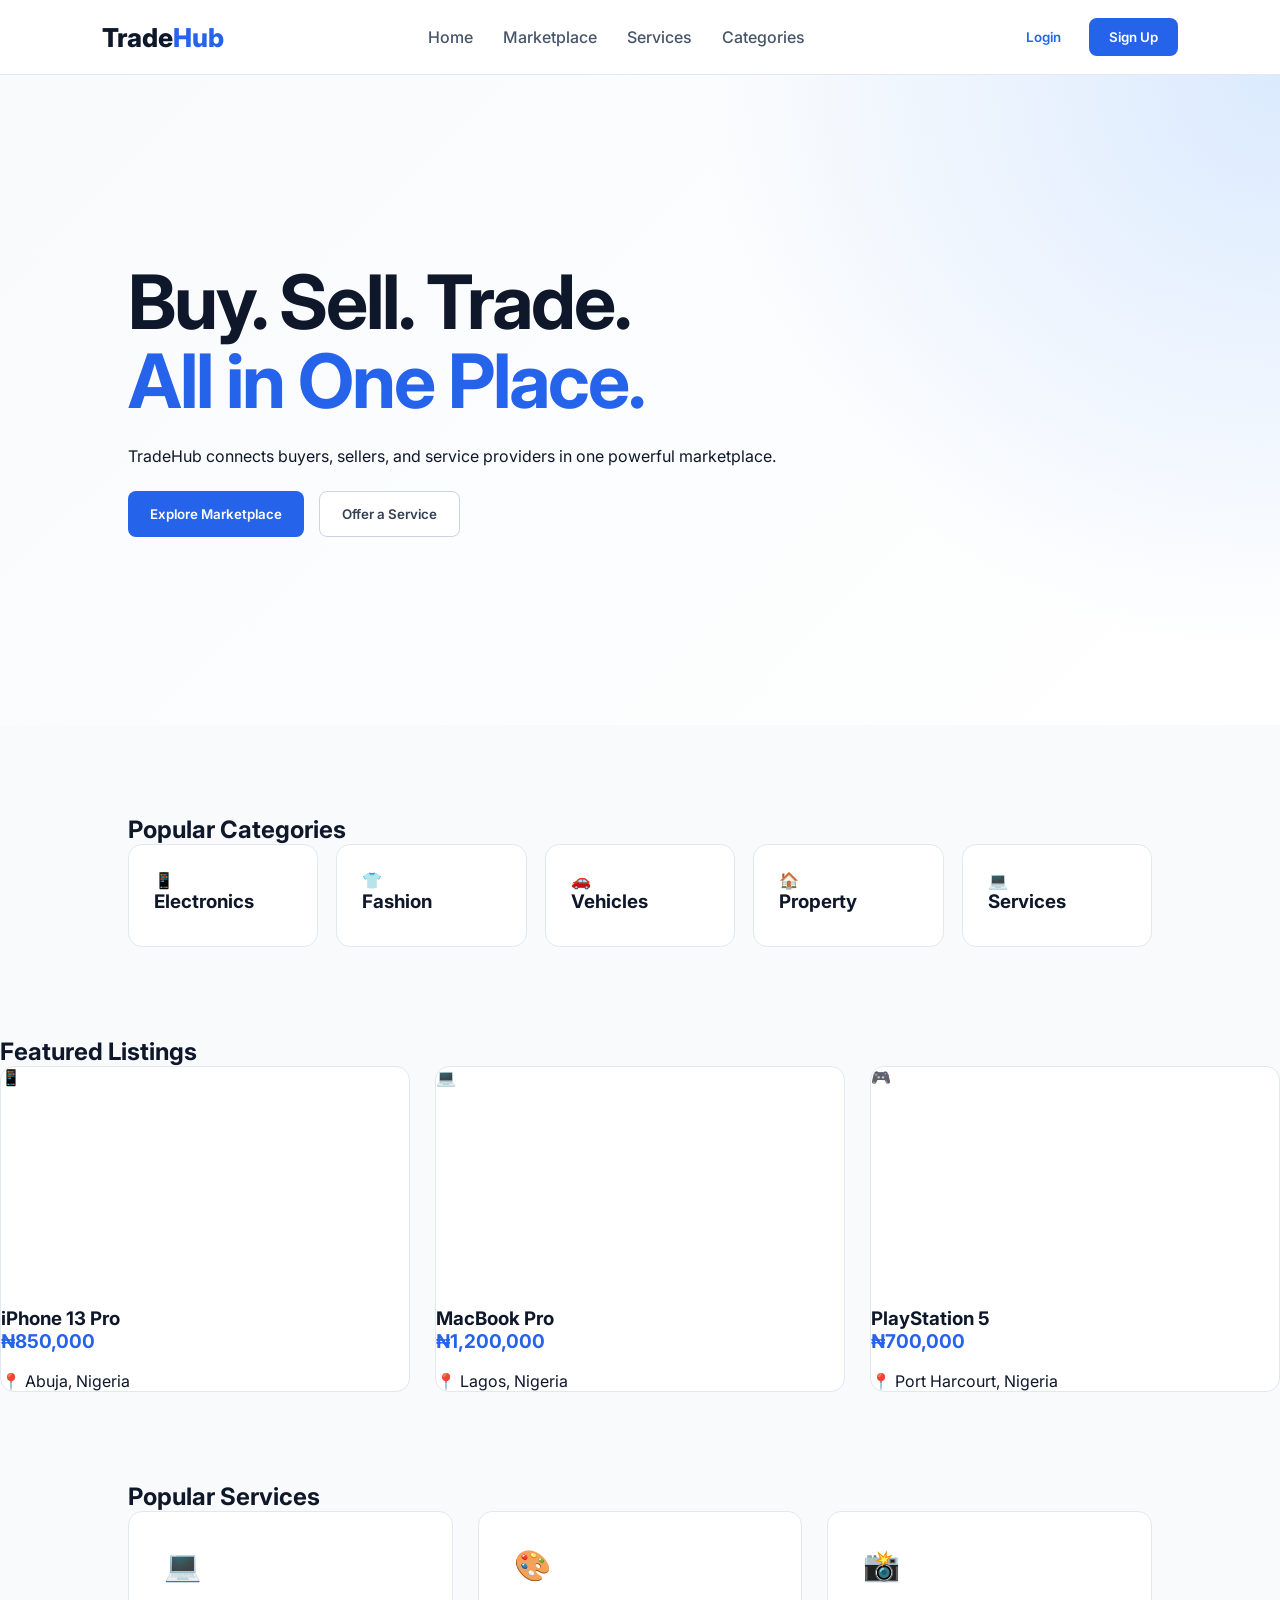
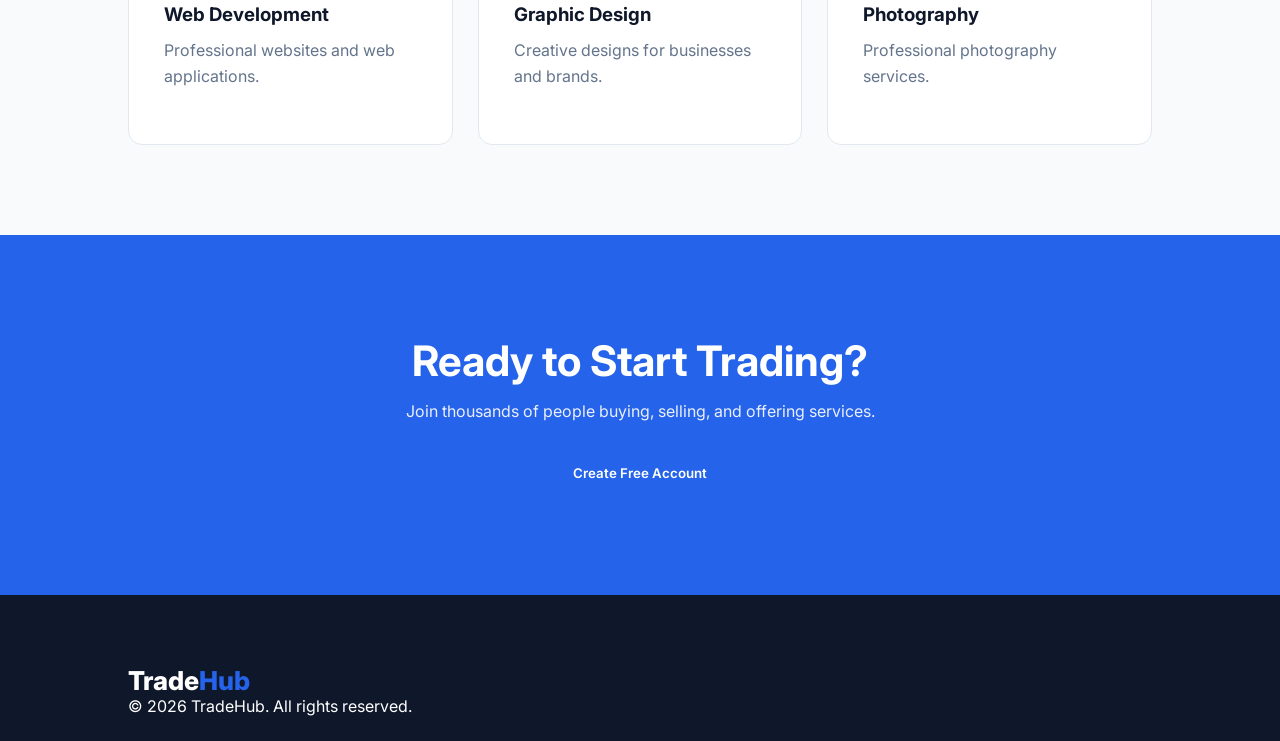
<file: clients/clients/index.html>
<!DOCTYPE html>
<html lang="en">
<head>
    <meta charset="UTF-8">
    <meta name="viewport" content="width=device-width, initial-scale=1.0">

    <title>TradeHub | Buy, Sell & Trade</title>

    <link rel="stylesheet" href="style.css">
</head>

<body>

    <!-- Navigation -->
    <nav class="navbar">

        <div class="logo">
            Trade<span>Hub</span>
        </div>

        <div class="nav-links">
            <a href="#">Home</a>
            <a href="#">Marketplace</a>
            <a href="#">Services</a>
            <a href="#">Categories</a>
        </div>

        <div class="nav-buttons">
            <button class="login-btn">Login</button>
            <button class="signup-btn">Sign Up</button>
        </div>

    </nav>


    <!-- Hero Section -->

    <section class="hero">

        <div class="hero-content">

            <h1>
                Buy. Sell. Trade.
                <br>
                <span>All in One Place.</span>
            </h1>

            <p>
                TradeHub connects buyers, sellers, and service providers
                in one powerful marketplace.
            </p>

            <div class="hero-buttons">

                <button class="primary-btn">
                    Explore Marketplace
                </button>

                <button class="secondary-btn">
                    Offer a Service
                </button>

            </div>

        </div>

    </section>


    <!-- Categories -->

    <section class="categories">

        <h2>Popular Categories</h2>

        <div class="category-container">

            <div class="category-card">
                📱
                <h3>Electronics</h3>
            </div>

            <div class="category-card">
                👕
                <h3>Fashion</h3>
            </div>

            <div class="category-card">
                🚗
                <h3>Vehicles</h3>
            </div>

            <div class="category-card">
                🏠
                <h3>Property</h3>
            </div>

            <div class="category-card">
                💻
                <h3>Services</h3>
            </div>

        </div>

    </section>


    <!-- Featured Listings -->

    <section class="featured">

        <h2>Featured Listings</h2>

        <div class="product-container">

            <div class="product-card">

                <div class="product-image">
                    📱
                </div>

                <h3>iPhone 13 Pro</h3>

                <p class="price">₦850,000</p>

                <p class="location">📍 Abuja, Nigeria</p>

            </div>


            <div class="product-card">

                <div class="product-image">
                    💻
                </div>

                <h3>MacBook Pro</h3>

                <p class="price">₦1,200,000</p>

                <p class="location">📍 Lagos, Nigeria</p>

            </div>


            <div class="product-card">

                <div class="product-image">
                    🎮
                </div>

                <h3>PlayStation 5</h3>

                <p class="price">₦700,000</p>

                <p class="location">📍 Port Harcourt, Nigeria</p>

            </div>

        </div>

    </section>


    <!-- Services -->

    <section class="services">

        <h2>Popular Services</h2>

        <div class="service-container">

            <div class="service-card">
                <div class="service-icon">💻</div>
                <h3>Web Development</h3>
                <p>Professional websites and web applications.</p>
            </div>

            <div class="service-card">
                <div class="service-icon">🎨</div>
                <h3>Graphic Design</h3>
                <p>Creative designs for businesses and brands.</p>
            </div>

            <div class="service-card">
                <div class="service-icon">📸</div>
                <h3>Photography</h3>
                <p>Professional photography services.</p>
            </div>

        </div>

    </section>


    <!-- Call To Action -->

    <section class="cta">

        <h2>Ready to Start Trading?</h2>

        <p>
            Join thousands of people buying, selling, and offering services.
        </p>

        <button class="primary-btn">
            Create Free Account
        </button>

    </section>


    <!-- Footer -->

    <footer>

        <div class="footer-logo">
            Trade<span>Hub</span>
        </div>

        <p>
            © 2026 TradeHub. All rights reserved.
        </p>

    </footer>


    <script src="script.js"></script>

</body>
</html>
</file>
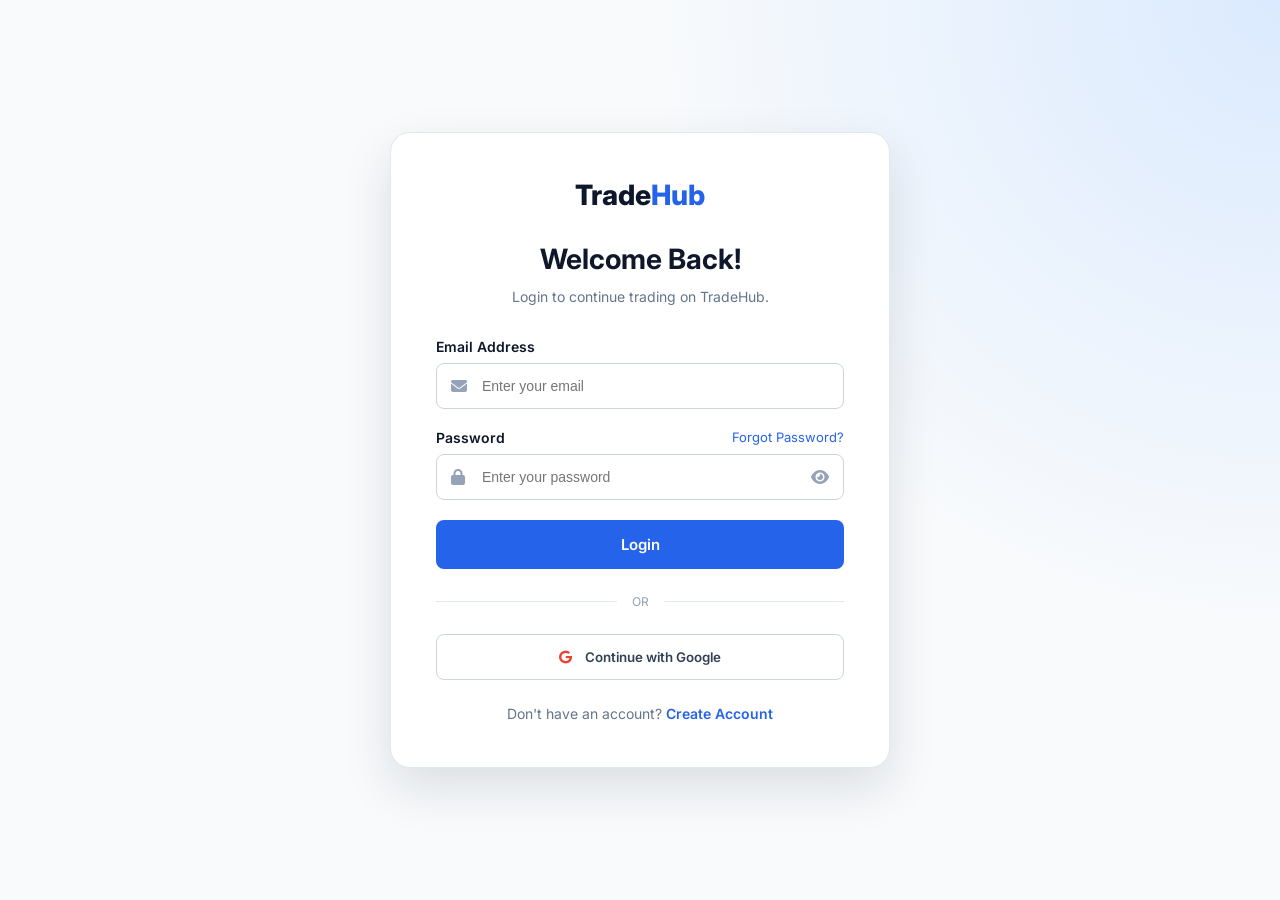
<file: clients/clients/login.html>
<!DOCTYPE html>
<html lang="en">
<head>
    <meta charset="UTF-8">
    <meta name="viewport" content="width=device-width, initial-scale=1.0">

    <title>Login | TradeHub</title>

    <link rel="stylesheet" href="style.css">

    <link
        rel="stylesheet"
        href="https://cdnjs.cloudflare.com/ajax/libs/font-awesome/6.5.1/css/all.min.css"
    >
</head>

<body class="auth-body">

    <div class="auth-container">

        <div class="auth-card">

            <a href="index.html" class="auth-logo">
                Trade<span>Hub</span>
            </a>

            <div class="auth-header">
                <h1>Welcome Back!</h1>
                <p>Login to continue trading on TradeHub.</p>
            </div>


            <form id="loginForm">

                <div class="form-group">

                    <label>Email Address</label>

                    <div class="input-box">

                        <i class="fa-solid fa-envelope"></i>

                        <input
                            type="email"
                            id="loginEmail"
                            placeholder="Enter your email"
                            required
                        >

                    </div>

                </div>


                <div class="form-group">

                    <div class="password-label">

                        <label>Password</label>

                        <a href="#">Forgot Password?</a>

                    </div>

                    <div class="input-box">

                        <i class="fa-solid fa-lock"></i>

                        <input
                            type="password"
                            id="loginPassword"
                            placeholder="Enter your password"
                            required
                        >

                        <i
                            class="fa-solid fa-eye toggle-password"
                            onclick="togglePassword('loginPassword', this)"
                        ></i>

                    </div>

                </div>


                <button type="submit" class="auth-button">
                    Login
                </button>

            </form>


            <div class="auth-divider">
                <span>OR</span>
            </div>


            <button class="google-button">
                <i class="fa-brands fa-google"></i>
                Continue with Google
            </button>


            <p class="auth-switch">

                Don't have an account?

                <a href="register.html">
                    Create Account
                </a>

            </p>

        </div>

    </div>


    <script src="script.js"></script>

</body>
</html>
</file>
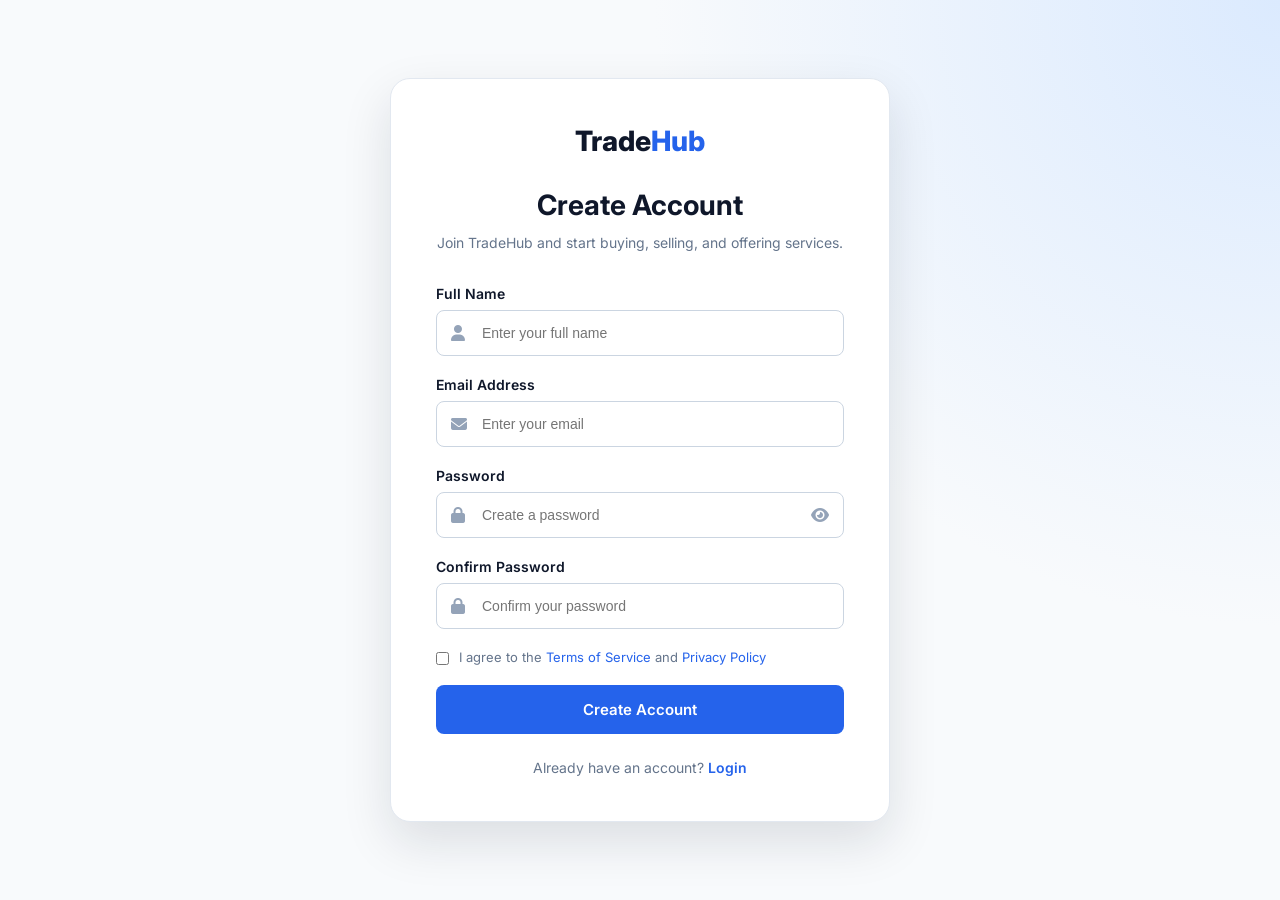
<file: clients/clients/register.html>
<!DOCTYPE html>
<html lang="en">
<head>
    <meta charset="UTF-8">
    <meta name="viewport" content="width=device-width, initial-scale=1.0">

    <title>Create Account | TradeHub</title>

    <link rel="stylesheet" href="style.css">

    <link
        rel="stylesheet"
        href="https://cdnjs.cloudflare.com/ajax/libs/font-awesome/6.5.1/css/all.min.css"
    >
</head>

<body class="auth-body">

    <div class="auth-container">

        <div class="auth-card">

            <a href="index.html" class="auth-logo">
                Trade<span>Hub</span>
            </a>

            <div class="auth-header">

                <h1>Create Account</h1>

                <p>
                    Join TradeHub and start buying, selling, and offering services.
                </p>

            </div>


            <form id="registerForm">


                <div class="form-group">

                    <label>Full Name</label>

                    <div class="input-box">

                        <i class="fa-solid fa-user"></i>

                        <input
                            type="text"
                            id="fullName"
                            placeholder="Enter your full name"
                            required
                        >

                    </div>

                </div>


                <div class="form-group">

                    <label>Email Address</label>

                    <div class="input-box">

                        <i class="fa-solid fa-envelope"></i>

                        <input
                            type="email"
                            id="registerEmail"
                            placeholder="Enter your email"
                            required
                        >

                    </div>

                </div>


                <div class="form-group">

                    <label>Password</label>

                    <div class="input-box">

                        <i class="fa-solid fa-lock"></i>

                        <input
                            type="password"
                            id="registerPassword"
                            placeholder="Create a password"
                            required
                        >

                        <i
                            class="fa-solid fa-eye toggle-password"
                            onclick="togglePassword('registerPassword', this)"
                        ></i>

                    </div>

                </div>


                <div class="form-group">

                    <label>Confirm Password</label>

                    <div class="input-box">

                        <i class="fa-solid fa-lock"></i>

                        <input
                            type="password"
                            id="confirmPassword"
                            placeholder="Confirm your password"
                            required
                        >

                    </div>

                </div>


                <div class="terms">

                    <input
                        type="checkbox"
                        id="terms"
                        required
                    >

                    <label for="terms">

                        I agree to the

                        <a href="#">
                            Terms of Service
                        </a>

                        and

                        <a href="#">
                            Privacy Policy
                        </a>

                    </label>

                </div>


                <button type="submit" class="auth-button">
                    Create Account
                </button>


            </form>


            <p class="auth-switch">

                Already have an account?

                <a href="login.html">
                    Login
                </a>

            </p>


        </div>

    </div>


    <script src="script.js"></script>

</body>
</html>
</file>
<file: clients/clients/style.css>
@import url('https://fonts.googleapis.com/css2?family=Inter:wght@400;500;600;700;800&display=swap');

* {
    margin: 0;
    padding: 0;
    box-sizing: border-box;
}

html {
    scroll-behavior: smooth;
}

body {
    font-family: 'Inter', sans-serif;
    background: #f8fafc;
    color: #0f172a;
}

button {
    font-family: inherit;
    cursor: pointer;
}


/* NAVBAR */

.navbar {
    height: 75px;
    background: white;
    display: flex;
    align-items: center;
    justify-content: space-between;
    padding: 0 8%;
    border-bottom: 1px solid #e2e8f0;
    position: sticky;
    top: 0;
    z-index: 1000;
}

.logo,
.footer-logo {
    font-size: 26px;
    font-weight: 800;
}

.logo span,
.footer-logo span {
    color: #2563eb;
}

.nav-links {
    display: flex;
    gap: 30px;
}

.nav-links a {
    text-decoration: none;
    color: #475569;
    font-weight: 500;
    transition: 0.3s;
}

.nav-links a:hover {
    color: #2563eb;
}

.nav-buttons {
    display: flex;
    gap: 10px;
}

.login-btn {
    border: none;
    background: transparent;
    color: #2563eb;
    padding: 10px 18px;
    font-weight: 600;
}

.signup-btn {
    background: #2563eb;
    color: white;
    border: none;
    padding: 11px 20px;
    border-radius: 8px;
    font-weight: 600;
}


/* HERO */

.hero {
    min-height: 650px;
    display: flex;
    align-items: center;
    padding: 80px 10%;
    background:
        radial-gradient(circle at top right, #dbeafe, transparent 40%),
        linear-gradient(135deg, #f8fafc, #ffffff);
}

.hero-content {
    max-width: 800px;
}

.hero-tag,
.section-tag {
    color: #2563eb;
    font-size: 13px;
    font-weight: 700;
    letter-spacing: 1px;
    margin-bottom: 18px;
}

.hero h1 {
    font-size: clamp(45px, 7vw, 75px);
    line-height: 1.05;
    margin-bottom: 25px;
    letter-spacing: -2px;
}

.hero h1 span {
    display: block;
    color: #2563eb;
}

.hero-description {
    font-size: 19px;
    line-height: 1.7;
    color: #64748b;
    max-width: 650px;
}


/* SEARCH */

.search-box {
    margin-top: 35px;
    display: flex;
    max-width: 700px;
    background: white;
    padding: 8px;
    border-radius: 12px;
    box-shadow: 0 15px 40px rgba(15, 23, 42, 0.08);
}

.search-input {
    flex: 1;
    display: flex;
    align-items: center;
    padding: 0 15px;
    gap: 12px;
}

.search-input i {
    color: #64748b;
}

.search-input input {
    border: none;
    outline: none;
    width: 100%;
    font-size: 15px;
}

.search-box button {
    background: #2563eb;
    color: white;
    border: none;
    padding: 14px 30px;
    border-radius: 8px;
    font-weight: 600;
}


/* BUTTONS */

.hero-buttons {
    display: flex;
    gap: 15px;
    margin-top: 25px;
}

.primary-btn,
.secondary-btn {
    padding: 14px 22px;
    border-radius: 8px;
    font-weight: 600;
    border: none;
}

.primary-btn {
    background: #2563eb;
    color: white;
}

.secondary-btn {
    background: white;
    color: #334155;
    border: 1px solid #cbd5e1;
}


/* GENERAL SECTIONS */

.categories,
.marketplace,
.services,
.how-it-works {
    padding: 90px 10%;
}

.marketplace {
    background: white;
}

.section-header {
    display: flex;
    justify-content: space-between;
    align-items: end;
    margin-bottom: 40px;
}

.section-header h2,
.how-it-works h2 {
    font-size: 36px;
}

.view-all-btn {
    background: transparent;
    border: none;
    color: #2563eb;
    font-weight: 600;
}


/* CATEGORIES */

.category-container {
    display: grid;
    grid-template-columns: repeat(5, 1fr);
    gap: 18px;
}

.category-card {
    background: white;
    padding: 25px;
    border-radius: 14px;
    border: 1px solid #e2e8f0;
    transition: 0.3s;
    cursor: pointer;
}

.category-card:hover {
    transform: translateY(-8px);
    box-shadow: 0 15px 30px rgba(0, 0, 0, 0.08);
}

.category-icon {
    width: 55px;
    height: 55px;
    display: flex;
    align-items: center;
    justify-content: center;
    border-radius: 12px;
    font-size: 22px;
    margin-bottom: 20px;
}

.electronics {
    background: #dbeafe;
    color: #2563eb;
}

.fashion {
    background: #fce7f3;
    color: #db2777;
}

.vehicles {
    background: #dcfce7;
    color: #16a34a;
}

.property {
    background: #fef3c7;
    color: #d97706;
}

.services-icon {
    background: #ede9fe;
    color: #7c3aed;
}

.category-card h3 {
    margin-bottom: 8px;
}

.category-card p {
    color: #64748b;
    font-size: 13px;
}


/* PRODUCTS */

.product-container {
    display: grid;
    grid-template-columns: repeat(3, 1fr);
    gap: 25px;
}

.product-card {
    border: 1px solid #e2e8f0;
    border-radius: 14px;
    overflow: hidden;
    transition: 0.3s;
    background: white;
}

.product-card:hover {
    transform: translateY(-6px);
    box-shadow: 0 15px 35px rgba(0, 0, 0, 0.08);
}

.product-image {
    height: 240px;
    position: relative;
    overflow: hidden;
}

.product-image img {
    width: 100%;
    height: 100%;
    object-fit: cover;
}

.favorite-btn {
    position: absolute;
    right: 15px;
    top: 15px;
    width: 40px;
    height: 40px;
    border-radius: 50%;
    border: none;
    background: white;
}

.favorite-btn.active {
    color: #ef4444;
}

.featured-badge {
    position: absolute;
    left: 15px;
    top: 15px;
    background: #2563eb;
    color: white;
    padding: 6px 10px;
    border-radius: 6px;
    font-size: 12px;
    font-weight: 600;
}

.product-info {
    padding: 20px;
}

.product-category {
    color: #64748b;
    font-size: 13px;
    margin-bottom: 8px;
}

.product-info h3 {
    font-size: 18px;
    margin-bottom: 12px;
}

.price {
    color: #2563eb;
    font-weight: 700;
    font-size: 19px;
    margin-bottom: 18px;
}

.product-footer {
    display: flex;
    justify-content: space-between;
    color: #64748b;
    font-size: 12px;
}


/* SERVICES */

.services {
    background: #f8fafc;
}

.service-container {
    display: grid;
    grid-template-columns: repeat(3, 1fr);
    gap: 25px;
}

.service-card {
    background: white;
    padding: 35px;
    border-radius: 14px;
    border: 1px solid #e2e8f0;
}

.service-icon {
    font-size: 30px;
    color: #2563eb;
    margin-bottom: 20px;
}

.service-card h3 {
    margin-bottom: 12px;
}

.service-card p {
    color: #64748b;
    line-height: 1.6;
    margin-bottom: 20px;
}

.service-card a {
    color: #2563eb;
    text-decoration: none;
    font-weight: 600;
}


/* HOW IT WORKS */

.how-it-works {
    text-align: center;
    background: white;
}

.steps-container {
    display: grid;
    grid-template-columns: repeat(3, 1fr);
    gap: 40px;
    margin-top: 50px;
}

.step-number {
    width: 55px;
    height: 55px;
    margin: auto auto 20px;
    background: #2563eb;
    color: white;
    border-radius: 50%;
    display: flex;
    align-items: center;
    justify-content: center;
    font-weight: bold;
}

.step p {
    color: #64748b;
    margin-top: 10px;
    line-height: 1.6;
}


/* CTA */

.cta {
    text-align: center;
    padding: 100px 20px;
    background: #2563eb;
    color: white;
}

.cta h2 {
    font-size: 42px;
    margin-bottom: 15px;
}

.cta p {
    margin-bottom: 30px;
    opacity: 0.9;
}

.cta-button {
    background: white;
    color: #2563eb;
    border: none;
    padding: 15px 25px;
    border-radius: 8px;
    font-weight: 700;
}


/* FOOTER */

footer {
    background: #0f172a;
    color: white;
    padding: 70px 10% 25px;
}

.footer-content {
    display: flex;
    justify-content: space-between;
    gap: 40px;
}

.footer-content p {
    color: #94a3b8;
    margin-top: 15px;
}

.footer-links {
    display: flex;
    gap: 60px;
}

.footer-links div {
    display: flex;
    flex-direction: column;
    gap: 10px;
}

.footer-links h4 {
    margin-bottom: 8px;
}

.footer-links a {
    color: #94a3b8;
    text-decoration: none;
    font-size: 14px;
}

.footer-bottom {
    border-top: 1px solid #334155;
    margin-top: 50px;
    padding-top: 25px;
    color: #64748b;
    font-size: 14px;
}


/* RESPONSIVE DESIGN */

@media (max-width: 1000px) {

    .category-container {
        grid-template-columns: repeat(3, 1fr);
    }

    .product-container {
        grid-template-columns: repeat(2, 1fr);
    }

}


@media (max-width: 768px) {

    .navbar {
        padding: 0 5%;
    }

    .nav-links {
        display: none;
    }

    .nav-buttons {
        gap: 0;
    }

    .login-btn {
        display: none;
    }

    .hero {
        padding: 80px 7%;
    }

    .hero h1 {
        font-size: 45px;
    }

    .search-box {
        flex-direction: column;
        background: transparent;
        box-shadow: none;
        padding: 0;
    }

    .search-input {
        background: white;
        padding: 16px;
        border-radius: 8px;
        margin-bottom: 10px;
    }

    .search-box button {
        width: 100%;
    }

    .hero-buttons {
        flex-direction: column;
    }

    .categories,
    .marketplace,
    .services,
    .how-it-works {
        padding: 70px 7%;
    }

    .section-header {
        align-items: start;
        flex-direction: column;
        gap: 15px;
    }

    .category-container,
    .product-container,
    .service-container,
    .steps-container {
        grid-template-columns: 1fr;
    }

    .footer-content {
        flex-direction: column;
    }

    .footer-links {
        flex-wrap: wrap;
        gap: 30px;
    }

}
/* =========================
   AUTHENTICATION PAGES
========================= */

.auth-body {
    min-height: 100vh;
    background:
        radial-gradient(circle at top right, #dbeafe, transparent 40%),
        #f8fafc;

    display: flex;
    align-items: center;
    justify-content: center;

    padding: 30px 15px;
}

.auth-container {
    width: 100%;
    max-width: 500px;
}

.auth-card {
    background: white;

    padding: 45px;

    border-radius: 20px;

    box-shadow:
        0 20px 50px rgba(15, 23, 42, 0.12);

    border: 1px solid #e2e8f0;
}

.auth-logo {
    display: block;

    text-align: center;

    font-size: 28px;

    font-weight: 800;

    text-decoration: none;

    color: #0f172a;

    margin-bottom: 30px;
}

.auth-logo span {
    color: #2563eb;
}

.auth-header {
    text-align: center;

    margin-bottom: 30px;
}

.auth-header h1 {
    font-size: 28px;

    margin-bottom: 10px;
}

.auth-header p {
    color: #64748b;

    line-height: 1.6;

    font-size: 14px;
}

.form-group {
    margin-bottom: 20px;
}

.form-group label {
    display: block;

    font-size: 14px;

    font-weight: 600;

    margin-bottom: 8px;
}

.password-label {
    display: flex;

    justify-content: space-between;
}

.password-label a {
    font-size: 13px;

    color: #2563eb;

    text-decoration: none;
}

.input-box {
    position: relative;

    display: flex;

    align-items: center;
}

.input-box > i:first-child {
    position: absolute;

    left: 15px;

    color: #94a3b8;
}

.input-box input {
    width: 100%;

    padding: 14px 45px;

    border: 1px solid #cbd5e1;

    border-radius: 8px;

    outline: none;

    font-size: 14px;

    transition: 0.3s;
}

.input-box input:focus {
    border-color: #2563eb;

    box-shadow:
        0 0 0 3px rgba(37, 99, 235, 0.1);
}

.toggle-password {
    position: absolute;

    right: 15px;

    color: #94a3b8;

    cursor: pointer;
}

.auth-button {
    width: 100%;

    background: #2563eb;

    color: white;

    border: none;

    padding: 15px;

    border-radius: 8px;

    font-size: 15px;

    font-weight: 600;

    transition: 0.3s;
}

.auth-button:hover {
    background: #1d4ed8;
}

.auth-divider {
    display: flex;

    align-items: center;

    gap: 15px;

    color: #94a3b8;

    font-size: 12px;

    margin: 25px 0;
}

.auth-divider::before,
.auth-divider::after {
    content: "";

    height: 1px;

    background: #e2e8f0;

    flex: 1;
}

.google-button {
    width: 100%;

    padding: 14px;

    border: 1px solid #cbd5e1;

    background: white;

    border-radius: 8px;

    font-weight: 600;

    color: #334155;
}

.google-button i {
    margin-right: 10px;

    color: #ea4335;
}

.auth-switch {
    text-align: center;

    margin-top: 25px;

    color: #64748b;

    font-size: 14px;
}

.auth-switch a {
    color: #2563eb;

    text-decoration: none;

    font-weight: 600;
}

.terms {
    display: flex;

    align-items: flex-start;

    gap: 10px;

    margin-bottom: 20px;

    font-size: 13px;

    color: #64748b;
}

.terms input {
    margin-top: 3px;
}

.terms a {
    color: #2563eb;

    text-decoration: none;
}


@media (max-width: 500px) {

    .auth-card {
        padding: 30px 20px;
    }
}.cta-button {
    display: inline-block;
    text-decoration: none;
}
/* =========================
   DASHBOARD
========================= */

.dashboard-body {
    background: #f8fafc;
    display: flex;
    min-height: 100vh;
}


/* SIDEBAR */

.sidebar {
    width: 250px;
    background: #0f172a;
    color: white;

    position: fixed;
    height: 100vh;

    display: flex;
    flex-direction: column;

    padding: 30px 15px;
}

.sidebar-logo {
    font-size: 26px;
    font-weight: 800;

    padding: 0 15px;
    margin-bottom: 45px;
}

.sidebar-logo span {
    color: #3b82f6;
}

.sidebar-menu {
    display: flex;
    flex-direction: column;
    gap: 8px;
}

.sidebar-link {
    display: flex;
    align-items: center;

    gap: 15px;

    padding: 13px 15px;

    color: #94a3b8;

    text-decoration: none;

    border-radius: 8px;

    transition: 0.3s;

    font-size: 14px;
}

.sidebar-link:hover,
.sidebar-link.active {
    background: #1e293b;
    color: white;
}

.sidebar-link i {
    width: 20px;
}

.notification {
    margin-left: auto;

    background: #2563eb;
    color: white;

    width: 22px;
    height: 22px;

    display: flex;
    align-items: center;
    justify-content: center;

    border-radius: 50%;

    font-size: 11px;
}

.sidebar-bottom {
    margin-top: auto;
}

.logout {
    color: #f87171;
}


/* MAIN DASHBOARD */

.dashboard-main {
    margin-left: 250px;

    width: calc(100% - 250px);

    padding: 40px;
}


/* HEADER */

.dashboard-header {
    display: flex;
    justify-content: space-between;
    align-items: center;

    margin-bottom: 40px;
}

.dashboard-header h1 {
    font-size: 32px;
    margin-bottom: 8px;
}

.dashboard-header p {
    color: #64748b;
}

.dashboard-user {
    display: flex;
    align-items: center;
    gap: 12px;
}

.user-info {
    display: flex;
    flex-direction: column;
    text-align: right;
}

.user-info strong {
    font-size: 14px;
}

.user-info span {
    color: #64748b;
    font-size: 12px;
}

.user-avatar {
    width: 45px;
    height: 45px;

    border-radius: 50%;

    background: #2563eb;
    color: white;

    display: flex;
    align-items: center;
    justify-content: center;

    font-weight: 700;
}


/* STATISTICS */

.stats-container {
    display: grid;

    grid-template-columns: repeat(4, 1fr);

    gap: 20px;

    margin-bottom: 30px;
}

.stat-card {
    background: white;

    padding: 22px;

    border-radius: 12px;

    display: flex;

    align-items: center;

    gap: 15px;

    border: 1px solid #e2e8f0;
}

.stat-icon {
    width: 50px;
    height: 50px;

    border-radius: 10px;

    display: flex;
    align-items: center;
    justify-content: center;

    font-size: 20px;
}

.blue {
    background: #dbeafe;
    color: #2563eb;
}

.green {
    background: #dcfce7;
    color: #16a34a;
}

.purple {
    background: #ede9fe;
    color: #7c3aed;
}

.orange {
    background: #ffedd5;
    color: #ea580c;
}

.stat-card p {
    color: #64748b;
    font-size: 12px;
    margin-bottom: 5px;
}

.stat-card h2 {
    font-size: 24px;
}

.stat-growth {
    font-size: 11px;
    color: #16a34a;
}


/* DASHBOARD GRID */

.dashboard-grid {
    display: grid;

    grid-template-columns: 2fr 1fr;

    gap: 25px;

    margin-bottom: 25px;
}

.dashboard-card {
    background: white;

    border: 1px solid #e2e8f0;

    border-radius: 14px;

    padding: 25px;
}

.card-header {
    display: flex;
    justify-content: space-between;
    align-items: center;

    margin-bottom: 25px;
}

.card-header h2,
.quick-actions h2 {
    font-size: 20px;
    margin-bottom: 5px;
}

.card-header p,
.quick-actions > p {
    font-size: 13px;
    color: #64748b;
}

.dashboard-button {
    background: #2563eb;
    color: white;

    border: none;

    padding: 10px 14px;

    border-radius: 7px;

    font-size: 12px;
}


/* LISTINGS */

.listing-row {
    display: grid;

    grid-template-columns: 60px 1fr auto auto;

    align-items: center;

    gap: 15px;

    padding: 15px 0;

    border-bottom: 1px solid #e2e8f0;
}

.listing-image {
    width: 55px;
    height: 55px;

    border-radius: 8px;

    overflow: hidden;
}

.listing-image img {
    width: 100%;
    height: 100%;
    object-fit: cover;
}

.listing-details h3 {
    font-size: 14px;
    margin-bottom: 5px;
}

.listing-details p {
    font-size: 12px;
    color: #64748b;
}

.listing-price {
    font-weight: 700;
    color: #2563eb;
    font-size: 13px;
}

.status {
    padding: 5px 10px;

    border-radius: 20px;

    font-size: 11px;
}

.active-status {
    background: #dcfce7;
    color: #16a34a;
}

.view-link {
    display: block;

    text-align: center;

    color: #2563eb;

    text-decoration: none;

    font-size: 13px;

    font-weight: 600;

    margin-top: 20px;
}


/* QUICK ACTIONS */

.quick-actions {
    display: flex;
    flex-direction: column;
}

.quick-action {
    display: flex;

    align-items: center;

    gap: 12px;

    background: transparent;

    border: none;

    border-bottom: 1px solid #e2e8f0;

    padding: 18px 0;

    text-align: left;
}

.quick-icon {
    width: 42px;
    height: 42px;

    background: #eff6ff;

    color: #2563eb;

    display: flex;
    align-items: center;
    justify-content: center;

    border-radius: 8px;
}

.quick-action div:last-child {
    display: flex;
    flex-direction: column;
}

.quick-action strong {
    font-size: 13px;
    margin-bottom: 4px;
}

.quick-action span {
    font-size: 11px;
    color: #64748b;
}


/* ACTIVITY */

.activity-card {
    margin-bottom: 30px;
}

.activity-item {
    display: flex;

    align-items: flex-start;

    gap: 15px;

    padding: 18px 0;

    border-bottom: 1px solid #e2e8f0;
}

.activity-item:last-child {
    border-bottom: none;
}

.activity-icon {
    width: 40px;
    height: 40px;

    background: #eff6ff;

    color: #2563eb;

    border-radius: 50%;

    display: flex;
    align-items: center;
    justify-content: center;
}

.activity-item strong {
    font-size: 14px;
}

.activity-item p {
    font-size: 13px;

    color: #64748b;

    margin: 5px 0;
}

.activity-item span {
    font-size: 11px;

    color: #94a3b8;
}


/* MOBILE */

@media (max-width: 1100px) {

    .stats-container {
        grid-template-columns: repeat(2, 1fr);
    }

    .dashboard-grid {
        grid-template-columns: 1fr;
    }

}


@media (max-width: 768px) {

    .sidebar {
        display: none;
    }

    .dashboard-main {
        margin-left: 0;

        width: 100%;

        padding: 20px;
    }

    .dashboard-header {
        flex-direction: column;

        align-items: flex-start;

        gap: 20px;
    }

    .stats-container {
        grid-template-columns: 1fr;
    }

    .listing-row {
        grid-template-columns: 55px 1fr;
    }

    .listing-price,
    .status {
        display: none;
    }

}
</file>
